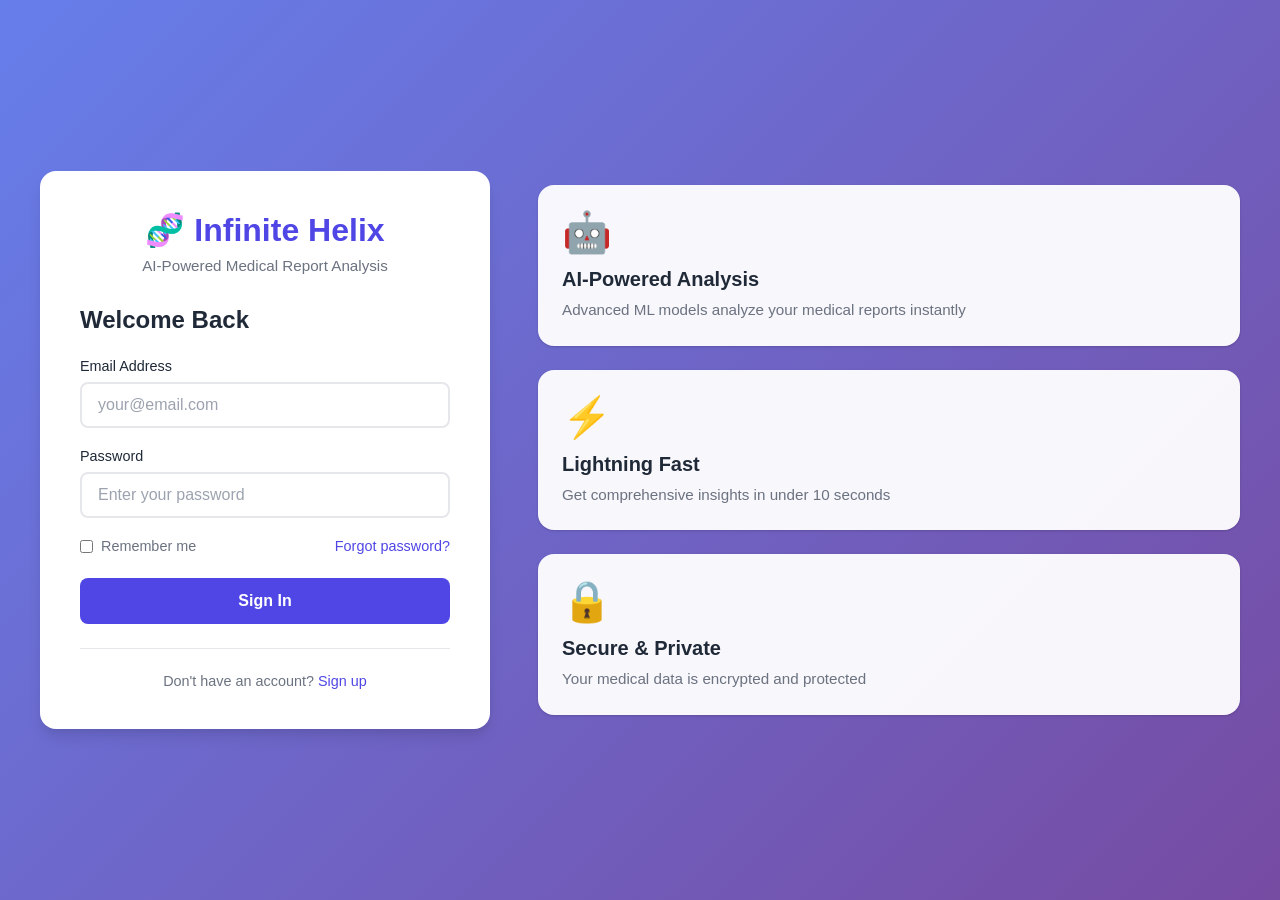
<file: frontend/index.html>
<!DOCTYPE html>
<html lang="en">
<head>
    <meta charset="UTF-8">
    <meta name="viewport" content="width=device-width, initial-scale=1.0">
    <meta name="description" content="Infinite Helix - Intelligent Medical Report Analysis Platform">
    <title>Infinite Helix - Medical Report Analysis</title>
    <link rel="stylesheet" href="css/styles.css">
    <link rel="stylesheet" href="css/translator.css">
    <link rel="stylesheet" href="css/voicebot.css">
</head>
<body>
    <!-- Header -->
    <header class="header">
        <div class="container">
            <div class="header-content">
                <h1 class="logo">
                    <span class="logo-icon">🧬</span>
                    Infinite Helix
                </h1>
                <nav class="nav">
                    <a href="#home" class="nav-link active" data-section="home">Home</a>
                    <a href="#upload" class="nav-link" data-section="upload">Upload</a>
                    <a href="#results" class="nav-link" data-section="results">Results</a>
                    <a href="#history" class="nav-link" data-section="history">History</a>
                    <a href="#about" class="nav-link" data-section="about">About</a>
                </nav>
            </div>
        </div>
    </header>

    <!-- Main Content -->
    <main class="main">
        <!-- Hero Section -->
        <section id="home" class="section section-hero active">
            <div class="container">
                <div class="hero-content">
                    <h2 class="hero-title">Intelligent Medical Report Analysis</h2>
                    <p class="hero-subtitle">Upload your medical reports and get instant AI-powered insights with personalized health recommendations</p>
                    <p style="text-align: center; color: #667eea; font-weight: 600; margin-bottom: 30px; font-size: 0.95rem;">
                        🚀 Powered by Enterprise-Grade ML: BioBERT • Custom NER • Anomaly Detection (95.9% accuracy) • GPU Training
                    </p>
                    <div class="hero-features">
                        <div class="feature-card">
                            <div class="feature-icon">📄</div>
                            <h3>OCR Extraction</h3>
                            <p>Extract text from PDFs and images with high accuracy</p>
                        </div>
                        <div class="feature-card">
                            <div class="feature-icon">🧠</div>
                            <h3>AI Analysis</h3>
                            <p>Advanced NLP to understand medical terminology</p>
                        </div>
                        <div class="feature-card">
                            <div class="feature-icon">💡</div>
                            <h3>Health Insights</h3>
                            <p>Personalized recommendations based on your reports</p>
                        </div>
                        <div class="feature-card">
                            <div class="feature-icon">🔒</div>
                            <h3>Secure & Private</h3>
                            <p>Your data is encrypted and never shared</p>
                        </div>
                    </div>
                    <button class="btn btn-primary btn-lg" onclick="showSection('upload')">Get Started</button>
                </div>
            </div>
        </section>

        <!-- Upload Section -->
        <section id="upload" class="section">
            <div class="container">
                <div class="section-header">
                    <h2 class="section-title">Upload Medical Report</h2>
                    <p class="section-subtitle">Upload your medical reports in PDF or image format (max 10MB)</p>
                </div>
                
                <div class="upload-area">
                    <div id="dropZone" class="drop-zone">
                        <div class="drop-zone-content">
                            <div class="drop-zone-icon">📁</div>
                            <p class="drop-zone-text">Drag and drop your file here or</p>
                            <button type="button" id="chooseFileBtn" class="btn btn-secondary">Choose File</button>
                            <input type="file" id="fileInput" accept=".pdf,.png,.jpg,.jpeg,.txt" style="position: absolute; left: -9999px; width: 1px; height: 1px;">
                            <p class="drop-zone-hint">Supported formats: PDF, PNG, JPG, TXT (max 10MB)</p>
                        </div>
                    </div>
                    
                    <div id="fileInfo" class="file-info" style="display: none;">
                        <div class="file-info-content">
                            <div class="file-icon">📄</div>
                            <div class="file-details">
                                <p class="file-name" id="fileName"></p>
                                <p class="file-size" id="fileSize"></p>
                            </div>
                            <button class="btn-icon" id="removeFile" title="Remove file">
                                <span>×</span>
                            </button>
                        </div>
                    </div>
                    
                    <button id="uploadBtn" class="btn btn-primary btn-block" disabled>
                        <span id="uploadBtnText">Upload and Analyze</span>
                    </button>
                    
                    <div id="progressContainer" class="progress-container" style="display: none;">
                        <div class="progress-bar">
                            <div id="progressBar" class="progress-fill"></div>
                        </div>
                        <p id="progressText" class="progress-text">Processing...</p>
                    </div>
                </div>
            </div>
        </section>

        <!-- Results Section -->
        <section id="results" class="section">
            <div class="container">
                <div class="section-header results-header">
                    <div>
                        <h2 class="section-title">Analysis Results</h2>
                        <p class="section-subtitle">View your medical report analysis and health insights</p>
                        <p style="font-size: 0.85rem; color: #666; margin-top: 8px;">
                            ℹ️ Advanced features (BioBERT, Medication NER, Anomaly Detection, Longitudinal Analysis) are available via API endpoints
                        </p>
                    </div>
                    <div id="languageSelector" class="language-selector"></div>
                </div>
                
                <div id="resultsContainer" class="results-container">
                    <div class="empty-state">
                        <div class="empty-state-icon">📊</div>
                        <p class="empty-state-text">No analysis results yet. Upload a report to get started.</p>
                        <button class="btn btn-secondary" onclick="showSection('upload')">Upload Report</button>
                    </div>
                </div>
            </div>
        </section>

        <!-- History Section -->
        <section id="history" class="section">
            <div class="container">
                <div class="section-header">
                    <h2 class="section-title">Analysis History</h2>
                    <p class="section-subtitle">View your previous medical report analyses</p>
                </div>
                
                <div id="historyContainer" class="history-container">
                    <div class="empty-state">
                        <div class="empty-state-icon">📋</div>
                        <p class="empty-state-text">No history available yet.</p>
                    </div>
                </div>
                
                <div id="historyPagination" class="pagination" style="display: none;"></div>
            </div>
        </section>

        <!-- About Section -->
        <section id="about" class="section">
            <div class="container">
                <div class="section-header">
                    <h2 class="section-title">About Infinite Helix</h2>
                    <p class="section-subtitle">Empowering individuals with AI-driven health insights</p>
                </div>
                
                <div class="about-content">
                    <div class="about-card">
                        <h3>Our Mission</h3>
                        <p>Infinite Helix aims to democratize healthcare by making medical report analysis accessible to everyone. We use advanced AI technologies to help you understand your health better.</p>
                    </div>
                    
                    <div class="about-card">
                        <h3>Technology Stack</h3>
                        <ul class="tech-list">
                            <li><strong>Backend:</strong> Python FastAPI</li>
                            <li><strong>OCR:</strong> Tesseract OCR</li>
                            <li><strong>NLP:</strong> spaCy with medical models</li>
                            <li><strong>Database:</strong> PostgreSQL (Neon)</li>
                            <li><strong>Frontend:</strong> Modern HTML5, CSS3, JavaScript</li>
                        </ul>
                    </div>
                    
                    <div class="about-card">
                        <h3>🚀 Advanced ML Features (Backend)</h3>
                        <p style="margin-bottom: 15px;">Our system includes enterprise-grade AI capabilities:</p>
                        <ul class="tech-list">
                            <li><strong>BioBERT Entity Extraction:</strong> Fine-tuned medical entity recognition</li>
                            <li><strong>Medication NER:</strong> Custom named entity recognition for drugs</li>
                            <li><strong>Anomaly Detection:</strong> Ensemble ML model (95.9% accuracy) trained on 100K+ medical samples</li>
                            <li><strong>Longitudinal Analysis:</strong> Health trend tracking over time</li>
                            <li><strong>GPU Training:</strong> NVIDIA CUDA-accelerated model training</li>
                            <li><strong>Real Datasets:</strong> 8 verified medical datasets from Hugging Face</li>
                        </ul>
                        <p style="margin-top: 15px; font-style: italic; color: #666;">
                            ✨ These advanced features are implemented in the backend API and available through separate interfaces.
                        </p>
                    </div>
                    
                    <div class="about-card">
                        <h3>Privacy & Security</h3>
                        <p>Your privacy is our top priority. All data is encrypted in transit and at rest. We never share your medical information with third parties.</p>
                    </div>
                    
                    <div class="about-card">
                        <h3>Disclaimer</h3>
                        <p class="disclaimer">This tool is for informational purposes only and should not replace professional medical advice. Always consult with qualified healthcare providers for medical decisions.</p>
                    </div>
                </div>
            </div>
        </section>
    </main>

    <!-- Toast Notification -->
    <div id="toast" class="toast">
        <span id="toastMessage"></span>
    </div>

    <!-- Voice Chat FAB -->
    <div class="voice-chat-fab" onclick="voiceChatbot.openChat()" title="Voice Medical Assistant">
        🎤
    </div>

    <!-- Footer -->
    <footer class="footer">
        <div class="container">
            <p>&copy; 2024 Infinite Helix. Built with ❤️ for better health insights.</p>
        </div>
    </footer>

    <!-- Scripts -->
    <script src="js/app.js?v=1728433500"></script>
    <script src="js/upload.js?v=1728433500"></script>
    <script src="js/results.js?v=1728433500"></script>
    <script src="js/translator.js?v=1728433500"></script>
    <script src="js/voicebot.js?v=1728433500"></script>
</body>
</html>
</file>
<file: frontend/css/styles.css>
/* CSS Variables */
:root {
    --primary-color: #3b82f6;
    --primary-hover: #2563eb;
    --secondary-color: #6366f1;
    --success-color: #10b981;
    --warning-color: #f59e0b;
    --danger-color: #ef4444;
    --text-primary: #1f2937;
    --text-secondary: #6b7280;
    --bg-primary: #ffffff;
    --bg-secondary: #f3f4f6;
    --bg-tertiary: #e5e7eb;
    --border-color: #d1d5db;
    --shadow-sm: 0 1px 2px 0 rgba(0, 0, 0, 0.05);
    --shadow-md: 0 4px 6px -1px rgba(0, 0, 0, 0.1);
    --shadow-lg: 0 10px 15px -3px rgba(0, 0, 0, 0.1);
    --radius-sm: 0.375rem;
    --radius-md: 0.5rem;
    --radius-lg: 0.75rem;
    --transition: all 0.3s ease;
}

/* Reset and Base Styles */
* {
    margin: 0;
    padding: 0;
    box-sizing: border-box;
}

body {
    font-family: -apple-system, BlinkMacSystemFont, 'Segoe UI', Roboto, 'Helvetica Neue', Arial, sans-serif;
    line-height: 1.6;
    color: var(--text-primary);
    background-color: var(--bg-secondary);
}

/* Container */
.container {
    max-width: 1200px;
    margin: 0 auto;
    padding: 0 1rem;
}

/* Header */
.header {
    background: var(--bg-primary);
    box-shadow: var(--shadow-sm);
    position: sticky;
    top: 0;
    z-index: 100;
}

.header-content {
    display: flex;
    justify-content: space-between;
    align-items: center;
    padding: 1rem 0;
}

.logo {
    font-size: 1.5rem;
    font-weight: 700;
    color: var(--primary-color);
    display: flex;
    align-items: center;
    gap: 0.5rem;
}

.logo-icon {
    font-size: 2rem;
}

.nav {
    display: flex;
    gap: 2rem;
}

.nav-link {
    text-decoration: none;
    color: var(--text-secondary);
    font-weight: 500;
    transition: var(--transition);
    padding: 0.5rem 0;
    border-bottom: 2px solid transparent;
}

.nav-link:hover,
.nav-link.active {
    color: var(--primary-color);
    border-bottom-color: var(--primary-color);
}

/* User Info */
.user-info {
    display: flex;
    align-items: center;
    gap: 1rem;
    margin-left: auto;
    padding-left: 2rem;
}

.user-name {
    font-size: 0.875rem;
    font-weight: 500;
    color: var(--text-primary);
}

.btn-logout {
    padding: 0.5rem 1rem;
    background: var(--danger-color);
    color: white;
    border: none;
    border-radius: var(--radius-md);
    font-weight: 500;
    cursor: pointer;
    transition: var(--transition);
    font-size: 0.875rem;
}

.btn-logout:hover {
    background: #dc2626;
    transform: translateY(-1px);
    box-shadow: var(--shadow-md);
}

/* Main Content */
.main {
    min-height: calc(100vh - 180px);
}

.section {
    display: none;
    padding: 3rem 0;
    animation: fadeIn 0.5s ease;
}

.section.active {
    display: block;
}

@keyframes fadeIn {
    from {
        opacity: 0;
        transform: translateY(20px);
    }
    to {
        opacity: 1;
        transform: translateY(0);
    }
}

.section-header {
    text-align: center;
    margin-bottom: 3rem;
}

.results-header {
    display: flex;
    justify-content: space-between;
    align-items: center;
    text-align: left;
}

.results-header > div:first-child {
    flex: 1;
}

.section-title {
    font-size: 2.5rem;
    font-weight: 700;
    margin-bottom: 0.5rem;
    color: var(--text-primary);
}

.section-subtitle {
    font-size: 1.125rem;
    color: var(--text-secondary);
}

/* Hero Section */
.section-hero {
    background: linear-gradient(135deg, #667eea 0%, #764ba2 100%);
    color: white;
    padding: 4rem 0;
}

.hero-content {
    text-align: center;
}

.hero-title {
    font-size: 3rem;
    font-weight: 800;
    margin-bottom: 1rem;
}

.hero-subtitle {
    font-size: 1.25rem;
    margin-bottom: 3rem;
    opacity: 0.9;
}

.hero-features {
    display: grid;
    grid-template-columns: repeat(auto-fit, minmax(250px, 1fr));
    gap: 2rem;
    margin-bottom: 3rem;
}

.feature-card {
    background: rgba(255, 255, 255, 0.1);
    backdrop-filter: blur(10px);
    padding: 2rem;
    border-radius: var(--radius-lg);
    transition: var(--transition);
}

.feature-card:hover {
    background: rgba(255, 255, 255, 0.15);
    transform: translateY(-5px);
}

.feature-icon {
    font-size: 3rem;
    margin-bottom: 1rem;
}

.feature-card h3 {
    font-size: 1.25rem;
    margin-bottom: 0.5rem;
}

.feature-card p {
    opacity: 0.9;
}

/* Buttons */
.btn {
    display: inline-block;
    padding: 0.75rem 1.5rem;
    font-size: 1rem;
    font-weight: 600;
    text-align: center;
    text-decoration: none;
    border: none;
    border-radius: var(--radius-md);
    cursor: pointer;
    transition: var(--transition);
}

.btn:disabled {
    opacity: 0.5;
    cursor: not-allowed;
}

.btn-primary {
    background: var(--primary-color);
    color: white;
}

.btn-primary:hover:not(:disabled) {
    background: var(--primary-hover);
    transform: translateY(-2px);
    box-shadow: var(--shadow-md);
}

.btn-secondary {
    background: var(--bg-primary);
    color: var(--primary-color);
    border: 2px solid var(--primary-color);
}

.btn-secondary:hover:not(:disabled) {
    background: var(--primary-color);
    color: white;
}

.btn-lg {
    padding: 1rem 2rem;
    font-size: 1.125rem;
}

.btn-block {
    width: 100%;
    display: block;
}

.btn-icon {
    background: none;
    border: none;
    font-size: 1.5rem;
    cursor: pointer;
    color: var(--text-secondary);
    padding: 0.25rem;
    transition: var(--transition);
}

.btn-icon:hover {
    color: var(--danger-color);
}

/* Upload Section */
.upload-area {
    max-width: 600px;
    margin: 0 auto;
}

.drop-zone {
    border: 3px dashed var(--border-color);
    border-radius: var(--radius-lg);
    padding: 3rem 2rem;
    text-align: center;
    transition: var(--transition);
    background: var(--bg-primary);
}

.drop-zone.drag-over {
    border-color: var(--primary-color);
    background: rgba(59, 130, 246, 0.05);
}

.drop-zone-content {
    pointer-events: none;
}

.drop-zone-icon {
    font-size: 4rem;
    margin-bottom: 1rem;
}

.drop-zone-text {
    font-size: 1.125rem;
    color: var(--text-secondary);
    margin-bottom: 1rem;
}

.drop-zone-hint {
    font-size: 0.875rem;
    color: var(--text-secondary);
    margin-top: 1rem;
}

.file-info {
    background: var(--bg-primary);
    border-radius: var(--radius-md);
    padding: 1rem;
    margin-bottom: 1rem;
}

.file-info-content {
    display: flex;
    align-items: center;
    gap: 1rem;
}

.file-icon {
    font-size: 2rem;
}

.file-details {
    flex: 1;
}

.file-name {
    font-weight: 600;
    color: var(--text-primary);
}

.file-size {
    font-size: 0.875rem;
    color: var(--text-secondary);
}

.progress-container {
    margin-top: 1rem;
}

.progress-bar {
    width: 100%;
    height: 0.5rem;
    background: var(--bg-tertiary);
    border-radius: var(--radius-sm);
    overflow: hidden;
}

.progress-fill {
    height: 100%;
    background: linear-gradient(90deg, var(--primary-color), var(--secondary-color));
    transition: width 0.3s ease;
    width: 0%;
}

.progress-text {
    text-align: center;
    margin-top: 0.5rem;
    color: var(--text-secondary);
    font-size: 0.875rem;
}

/* Results Section */
.results-container {
    background: var(--bg-primary);
    border-radius: var(--radius-lg);
    padding: 2rem;
    box-shadow: var(--shadow-md);
}

.empty-state {
    text-align: center;
    padding: 4rem 2rem;
}

.empty-state-icon {
    font-size: 4rem;
    margin-bottom: 1rem;
    opacity: 0.5;
}

.empty-state-text {
    font-size: 1.125rem;
    color: var(--text-secondary);
    margin-bottom: 1.5rem;
}

.results-summary {
    margin-bottom: 2rem;
    padding-bottom: 2rem;
    border-bottom: 2px solid var(--border-color);
}

.summary-header {
    display: flex;
    justify-content: space-between;
    align-items: center;
    margin-bottom: 1rem;
}

.summary-title {
    font-size: 1.5rem;
    font-weight: 700;
}

.results-actions {
    display: flex;
    gap: 0.5rem;
}

.summary-info {
    display: grid;
    grid-template-columns: repeat(auto-fit, minmax(200px, 1fr));
    gap: 1rem;
    margin-top: 1rem;
}

.info-item {
    padding: 1rem;
    background: var(--bg-secondary);
    border-radius: var(--radius-md);
}

.info-label {
    font-size: 0.875rem;
    color: var(--text-secondary);
    margin-bottom: 0.25rem;
}

.info-value {
    font-size: 1.125rem;
    font-weight: 600;
    color: var(--text-primary);
}

.metrics-grid {
    display: grid;
    grid-template-columns: repeat(auto-fill, minmax(300px, 1fr));
    gap: 1.5rem;
    margin-bottom: 2rem;
}

.metric-card {
    background: var(--bg-primary);
    border: 2px solid var(--border-color);
    border-radius: var(--radius-md);
    padding: 1.5rem;
    transition: var(--transition);
}

.metric-card:hover {
    box-shadow: var(--shadow-md);
    transform: translateY(-2px);
}

.metric-header {
    display: flex;
    justify-content: space-between;
    align-items: start;
    margin-bottom: 1rem;
}

.metric-name {
    font-weight: 600;
    font-size: 1.125rem;
    color: var(--text-primary);
}

.status-badge {
    padding: 0.25rem 0.75rem;
    border-radius: var(--radius-sm);
    font-size: 0.75rem;
    font-weight: 600;
    text-transform: uppercase;
}

.status-badge.good {
    background: rgba(16, 185, 129, 0.1);
    color: var(--success-color);
}

.status-badge.attention {
    background: rgba(245, 158, 11, 0.1);
    color: var(--warning-color);
}

.status-badge.critical {
    background: rgba(239, 68, 68, 0.1);
    color: var(--danger-color);
}

.metric-value-display {
    font-size: 2rem;
    font-weight: 700;
    color: var(--text-primary);
    margin-bottom: 0.5rem;
}

.metric-reference {
    font-size: 0.875rem;
    color: var(--text-secondary);
}

.insights-list {
    display: flex;
    flex-direction: column;
    gap: 1rem;
}

.insight-card {
    background: var(--bg-secondary);
    border-left: 4px solid var(--primary-color);
    border-radius: var(--radius-md);
    padding: 1.5rem;
}

.insight-card.warning {
    border-left-color: var(--warning-color);
}

.insight-card.critical {
    border-left-color: var(--danger-color);
}

.insight-header {
    display: flex;
    justify-content: space-between;
    align-items: start;
    margin-bottom: 0.5rem;
}

.insight-title {
    font-weight: 600;
    font-size: 1.125rem;
}

.insight-type {
    font-size: 0.75rem;
    color: var(--text-secondary);
    text-transform: uppercase;
    font-weight: 600;
}

.insight-description {
    color: var(--text-secondary);
    line-height: 1.6;
}

/* History Section */
.history-container {
    background: var(--bg-primary);
    border-radius: var(--radius-lg);
    padding: 2rem;
    box-shadow: var(--shadow-md);
}

.history-list {
    display: flex;
    flex-direction: column;
    gap: 1rem;
}

.history-item {
    border: 2px solid var(--border-color);
    border-radius: var(--radius-md);
    padding: 1.5rem;
    transition: var(--transition);
    cursor: pointer;
}

.history-item:hover {
    border-color: var(--primary-color);
    box-shadow: var(--shadow-sm);
}

.history-item-header {
    display: flex;
    justify-content: space-between;
    align-items: start;
    margin-bottom: 0.5rem;
}

.history-item-title {
    font-weight: 600;
    font-size: 1.125rem;
}

.history-item-date {
    font-size: 0.875rem;
    color: var(--text-secondary);
}

.history-item-details {
    font-size: 0.875rem;
    color: var(--text-secondary);
}

.pagination {
    display: flex;
    justify-content: center;
    gap: 0.5rem;
    margin-top: 2rem;
}

.pagination-btn {
    padding: 0.5rem 1rem;
    border: 2px solid var(--border-color);
    background: var(--bg-primary);
    border-radius: var(--radius-sm);
    cursor: pointer;
    transition: var(--transition);
}

.pagination-btn:hover:not(:disabled) {
    border-color: var(--primary-color);
    color: var(--primary-color);
}

.pagination-btn.active {
    background: var(--primary-color);
    color: white;
    border-color: var(--primary-color);
}

/* About Section */
.about-content {
    display: grid;
    grid-template-columns: repeat(auto-fit, minmax(300px, 1fr));
    gap: 2rem;
}

.about-card {
    background: var(--bg-primary);
    border-radius: var(--radius-lg);
    padding: 2rem;
    box-shadow: var(--shadow-md);
}

.about-card h3 {
    font-size: 1.5rem;
    margin-bottom: 1rem;
    color: var(--primary-color);
}

.about-card p {
    color: var(--text-secondary);
    line-height: 1.8;
}

.tech-list {
    list-style: none;
}

.tech-list li {
    padding: 0.5rem 0;
    color: var(--text-secondary);
}

.tech-list strong {
    color: var(--text-primary);
}

.disclaimer {
    font-size: 0.875rem;
    font-style: italic;
    padding: 1rem;
    background: rgba(245, 158, 11, 0.1);
    border-left: 4px solid var(--warning-color);
    border-radius: var(--radius-sm);
}

/* Toast Notification */
.toast {
    position: fixed;
    bottom: 2rem;
    right: 2rem;
    background: var(--text-primary);
    color: white;
    padding: 1rem 1.5rem;
    border-radius: var(--radius-md);
    box-shadow: var(--shadow-lg);
    transform: translateY(150%);
    transition: var(--transition);
    z-index: 1000;
}

.toast.show {
    transform: translateY(0);
}

/* Footer */
.footer {
    background: var(--bg-primary);
    padding: 2rem 0;
    text-align: center;
    color: var(--text-secondary);
    margin-top: 4rem;
    border-top: 1px solid var(--border-color);
}

/* Responsive Design */
@media (max-width: 768px) {
    .header-content {
        flex-direction: column;
        gap: 1rem;
    }

    .nav {
        gap: 1rem;
        flex-wrap: wrap;
        justify-content: center;
    }

    .hero-title {
        font-size: 2rem;
    }

    .hero-subtitle {
        font-size: 1rem;
    }

    .section-title {
        font-size: 2rem;
    }

    .metrics-grid {
        grid-template-columns: 1fr;
    }
}

/* Print Styles */
@media print {
    .header,
    .nav,
    .footer,
    .btn,
    .results-actions {
        display: none;
    }

    .section {
        display: block !important;
        page-break-inside: avoid;
    }

    .results-container {
        box-shadow: none;
        border: 1px solid var(--border-color);
    }
}

/* Accessibility */
.btn:focus,
.nav-link:focus,
input:focus {
    outline: 2px solid var(--primary-color);
    outline-offset: 2px;
}

/* Loading Spinner */
.spinner {
    border: 3px solid var(--bg-tertiary);
    border-top: 3px solid var(--primary-color);
    border-radius: 50%;
    width: 40px;
    height: 40px;
    animation: spin 1s linear infinite;
    margin: 2rem auto;
}

@keyframes spin {
    0% { transform: rotate(0deg); }
    100% { transform: rotate(360deg); }
}
</file>
<file: frontend/css/translator.css>
/* Translation Styles */
.language-selector {
    display: flex;
    align-items: center;
    gap: 1rem;
    margin: 1rem 0;
    padding: 1rem;
    background: var(--bg-secondary);
    border-radius: var(--radius-md);
}

.language-select {
    padding: 0.5rem 1rem;
    border: 2px solid var(--border-color);
    border-radius: var(--radius-md);
    font-size: 1rem;
    background: var(--bg-primary);
    cursor: pointer;
    min-width: 250px;
}

.language-select:focus {
    outline: none;
    border-color: var(--primary-color);
}

.language-badge {
    display: inline-block;
    padding: 0.5rem 1rem;
    background: var(--primary-color);
    color: white;
    border-radius: var(--radius-md);
    font-size: 0.875rem;
    font-weight: 600;
    margin-left: 1rem;
}

/* RTL Support */
.rtl {
    direction: rtl;
    text-align: right;
}

/* Translation Controls */
#languageSelector {
    display: flex;
    gap: 0.5rem;
    align-items: center;
}

#languageSelector .btn {
    padding: 0.5rem 1.5rem;
    font-size: 0.875rem;
}

#languageSelector .btn-primary {
    background: var(--primary-color);
    color: white;
}

#languageSelector .btn-secondary {
    background: var(--secondary-color);
    color: white;
}

/* Metric and Insight Cards with Translation Support */
.metric-card,
.insight-card {
    margin-bottom: 1rem;
    transition: var(--transition);
}

.metric-notes,
.insight-description {
    line-height: 1.6;
}

/* Responsive */
@media (max-width: 768px) {
    .language-selector {
        flex-direction: column;
        align-items: stretch;
    }
    
    .language-select {
        width: 100%;
    }
}
</file>
<file: frontend/css/voicebot.css>
/* Voice Chatbot Styles */
.voice-chat-container {
    position: fixed;
    bottom: 20px;
    right: 20px;
    width: 400px;
    max-width: 90vw;
    height: 600px;
    max-height: 80vh;
    background: var(--bg-primary);
    border-radius: var(--radius-lg);
    box-shadow: 0 10px 40px rgba(0, 0, 0, 0.2);
    display: flex;
    flex-direction: column;
    z-index: 1000;
    overflow: hidden;
}

.chat-header {
    background: linear-gradient(135deg, var(--primary-color), var(--secondary-color));
    color: white;
    padding: 1rem;
    display: flex;
    justify-content: space-between;
    align-items: center;
}

.chat-header h3 {
    margin: 0;
    font-size: 1.125rem;
}

.btn-close {
    background: none;
    border: none;
    color: white;
    font-size: 1.5rem;
    cursor: pointer;
    padding: 0;
    width: 30px;
    height: 30px;
    display: flex;
    align-items: center;
    justify-content: center;
    border-radius: 50%;
    transition: var(--transition);
}

.btn-close:hover {
    background: rgba(255, 255, 255, 0.2);
}

.chat-messages {
    flex: 1;
    overflow-y: auto;
    padding: 1rem;
    background: var(--bg-secondary);
}

.chat-message {
    margin-bottom: 1rem;
    display: flex;
    animation: slideIn 0.3s ease;
}

@keyframes slideIn {
    from {
        opacity: 0;
        transform: translateY(10px);
    }
    to {
        opacity: 1;
        transform: translateY(0);
    }
}

.chat-message.user {
    justify-content: flex-end;
}

.chat-message.assistant {
    justify-content: flex-start;
}

.message-content {
    max-width: 80%;
    padding: 0.75rem 1rem;
    border-radius: var(--radius-md);
    position: relative;
}

.chat-message.user .message-content {
    background: var(--primary-color);
    color: white;
    border-bottom-right-radius: 0;
}

.chat-message.assistant .message-content {
    background: var(--bg-primary);
    color: var(--text-primary);
    border-bottom-left-radius: 0;
    box-shadow: var(--shadow-sm);
}

.message-text {
    font-size: 0.9375rem;
    line-height: 1.5;
    word-wrap: break-word;
}

.message-time {
    font-size: 0.75rem;
    opacity: 0.7;
    margin-top: 0.25rem;
    text-align: right;
}

.chat-suggestions {
    padding: 0.5rem 1rem;
    background: var(--bg-primary);
    border-top: 1px solid var(--border-color);
}

.suggestions-title {
    font-size: 0.875rem;
    color: var(--text-secondary);
    margin-bottom: 0.5rem;
    font-weight: 500;
}

.suggestion-btn {
    display: block;
    width: 100%;
    text-align: left;
    padding: 0.5rem 0.75rem;
    margin-bottom: 0.5rem;
    background: var(--bg-secondary);
    border: 1px solid var(--border-color);
    border-radius: var(--radius-md);
    font-size: 0.875rem;
    cursor: pointer;
    transition: var(--transition);
}

.suggestion-btn:hover {
    background: var(--primary-color);
    color: white;
    border-color: var(--primary-color);
    transform: translateX(5px);
}

.chat-controls {
    display: flex;
    gap: 0.5rem;
    padding: 1rem;
    background: var(--bg-primary);
    border-top: 1px solid var(--border-color);
}

.btn-voice {
    padding: 0.75rem 1rem;
    background: var(--primary-color);
    color: white;
    border: none;
    border-radius: var(--radius-md);
    font-weight: 600;
    cursor: pointer;
    transition: var(--transition);
    white-space: nowrap;
}

.btn-voice:hover {
    background: var(--primary-hover);
    transform: translateY(-2px);
}

.btn-voice.listening {
    background: var(--danger-color);
    animation: pulse 1.5s ease infinite;
}

@keyframes pulse {
    0%, 100% {
        transform: scale(1);
        opacity: 1;
    }
    50% {
        transform: scale(1.05);
        opacity: 0.9;
    }
}

#chatInput {
    flex: 1;
    padding: 0.75rem;
    border: 2px solid var(--border-color);
    border-radius: var(--radius-md);
    font-size: 0.9375rem;
    transition: var(--transition);
}

#chatInput:focus {
    outline: none;
    border-color: var(--primary-color);
}

.btn-send {
    padding: 0.75rem 1.5rem;
    background: var(--secondary-color);
    color: white;
    border: none;
    border-radius: var(--radius-md);
    font-weight: 600;
    cursor: pointer;
    transition: var(--transition);
}

.btn-send:hover {
    background: var(--primary-color);
    transform: translateY(-2px);
}

/* Voice Chat Button (floating) */
.voice-chat-fab {
    position: fixed;
    bottom: 20px;
    right: 20px;
    width: 60px;
    height: 60px;
    background: linear-gradient(135deg, var(--primary-color), var(--secondary-color));
    border-radius: 50%;
    display: flex;
    align-items: center;
    justify-content: center;
    font-size: 1.5rem;
    color: white;
    cursor: pointer;
    box-shadow: 0 4px 12px rgba(0, 0, 0, 0.3);
    transition: var(--transition);
    z-index: 999;
}

.voice-chat-fab:hover {
    transform: scale(1.1);
    box-shadow: 0 6px 16px rgba(0, 0, 0, 0.4);
}

/* Responsive */
@media (max-width: 768px) {
    .voice-chat-container {
        width: 100vw;
        height: 100vh;
        max-height: 100vh;
        bottom: 0;
        right: 0;
        border-radius: 0;
    }
    
    .chat-controls {
        flex-wrap: wrap;
    }
    
    #chatInput {
        order: 3;
        width: 100%;
        margin-top: 0.5rem;
    }
}
</file>
<file: frontend/css/auth.css>
/* Authentication Page Styles */

:root {
    --primary-color: #4F46E5;
    --primary-hover: #4338CA;
    --success-color: #10B981;
    --error-color: #EF4444;
    --warning-color: #F59E0B;
    --text-primary: #1F2937;
    --text-secondary: #6B7280;
    --bg-primary: #FFFFFF;
    --bg-secondary: #F9FAFB;
    --border-color: #E5E7EB;
    --shadow: 0 1px 3px 0 rgba(0, 0, 0, 0.1), 0 1px 2px 0 rgba(0, 0, 0, 0.06);
    --shadow-lg: 0 10px 15px -3px rgba(0, 0, 0, 0.1), 0 4px 6px -2px rgba(0, 0, 0, 0.05);
}

* {
    margin: 0;
    padding: 0;
    box-sizing: border-box;
}

body {
    font-family: 'Inter', -apple-system, BlinkMacSystemFont, 'Segoe UI', Roboto, sans-serif;
    background: linear-gradient(135deg, #667eea 0%, #764ba2 100%);
    min-height: 100vh;
    display: flex;
    align-items: center;
    justify-content: center;
    padding: 2rem;
    color: var(--text-primary);
}

.auth-container {
    display: flex;
    gap: 3rem;
    max-width: 1200px;
    width: 100%;
    align-items: center;
}

.auth-card {
    background: var(--bg-primary);
    border-radius: 1rem;
    padding: 2.5rem;
    box-shadow: var(--shadow-lg);
    width: 100%;
    max-width: 450px;
    position: relative;
}

.auth-header {
    text-align: center;
    margin-bottom: 2rem;
}

.auth-header h1 {
    font-size: 2rem;
    color: var(--primary-color);
    margin-bottom: 0.5rem;
    font-weight: 700;
}

.auth-header p {
    color: var(--text-secondary);
    font-size: 0.95rem;
}

.auth-form {
    animation: fadeIn 0.3s ease-in;
}

@keyframes fadeIn {
    from {
        opacity: 0;
        transform: translateY(10px);
    }
    to {
        opacity: 1;
        transform: translateY(0);
    }
}

.auth-form h2 {
    font-size: 1.5rem;
    margin-bottom: 1.5rem;
    color: var(--text-primary);
}

.form-group {
    margin-bottom: 1.25rem;
}

.form-group label {
    display: block;
    margin-bottom: 0.5rem;
    color: var(--text-primary);
    font-weight: 500;
    font-size: 0.9rem;
}

.form-group input {
    width: 100%;
    padding: 0.75rem 1rem;
    border: 2px solid var(--border-color);
    border-radius: 0.5rem;
    font-size: 1rem;
    transition: all 0.2s;
    font-family: inherit;
}

.form-group input:focus {
    outline: none;
    border-color: var(--primary-color);
    box-shadow: 0 0 0 3px rgba(79, 70, 229, 0.1);
}

.form-group input::placeholder {
    color: #9CA3AF;
}

.password-hint {
    display: block;
    margin-top: 0.5rem;
    color: var(--text-secondary);
    font-size: 0.85rem;
}

.form-options {
    display: flex;
    justify-content: space-between;
    align-items: center;
    margin-bottom: 1.5rem;
}

.checkbox-label {
    display: flex;
    align-items: center;
    cursor: pointer;
    font-size: 0.9rem;
    color: var(--text-secondary);
}

.checkbox-label input[type="checkbox"] {
    width: auto;
    margin-right: 0.5rem;
    cursor: pointer;
}

.checkbox-label span {
    user-select: none;
}

.forgot-link,
.form-footer a {
    color: var(--primary-color);
    text-decoration: none;
    font-size: 0.9rem;
    transition: color 0.2s;
}

.forgot-link:hover,
.form-footer a:hover {
    color: var(--primary-hover);
    text-decoration: underline;
}

.btn {
    width: 100%;
    padding: 0.875rem 1.5rem;
    border: none;
    border-radius: 0.5rem;
    font-size: 1rem;
    font-weight: 600;
    cursor: pointer;
    transition: all 0.2s;
    display: flex;
    align-items: center;
    justify-content: center;
    gap: 0.5rem;
    font-family: inherit;
}

.btn-primary {
    background: var(--primary-color);
    color: white;
}

.btn-primary:hover {
    background: var(--primary-hover);
    transform: translateY(-1px);
    box-shadow: 0 4px 12px rgba(79, 70, 229, 0.4);
}

.btn-primary:active {
    transform: translateY(0);
}

.btn-primary:disabled {
    background: #9CA3AF;
    cursor: not-allowed;
    transform: none;
}

.spinner {
    border: 2px solid rgba(255, 255, 255, 0.3);
    border-top-color: white;
    border-radius: 50%;
    width: 16px;
    height: 16px;
    animation: spin 0.6s linear infinite;
}

@keyframes spin {
    to { transform: rotate(360deg); }
}

.form-footer {
    text-align: center;
    margin-top: 1.5rem;
    padding-top: 1.5rem;
    border-top: 1px solid var(--border-color);
}

.form-footer p {
    color: var(--text-secondary);
    font-size: 0.9rem;
}

/* Toast Notification */
.toast {
    position: fixed;
    top: 2rem;
    right: 2rem;
    padding: 1rem 1.5rem;
    border-radius: 0.5rem;
    color: white;
    font-weight: 500;
    box-shadow: var(--shadow-lg);
    transform: translateX(400px);
    transition: transform 0.3s ease;
    z-index: 1000;
    max-width: 400px;
}

.toast.show {
    transform: translateX(0);
}

.toast.success {
    background: var(--success-color);
}

.toast.error {
    background: var(--error-color);
}

.toast.warning {
    background: var(--warning-color);
}

/* Features Section */
.auth-features {
    display: flex;
    flex-direction: column;
    gap: 1.5rem;
    flex: 1;
}

.feature-card {
    background: rgba(255, 255, 255, 0.95);
    padding: 1.5rem;
    border-radius: 1rem;
    box-shadow: var(--shadow);
    transition: transform 0.2s;
}

.feature-card:hover {
    transform: translateY(-2px);
    box-shadow: var(--shadow-lg);
}

.feature-icon {
    font-size: 2.5rem;
    margin-bottom: 0.75rem;
}

.feature-card h3 {
    font-size: 1.25rem;
    margin-bottom: 0.5rem;
    color: var(--text-primary);
}

.feature-card p {
    color: var(--text-secondary);
    font-size: 0.95rem;
    line-height: 1.5;
}

/* Responsive Design */
@media (max-width: 968px) {
    .auth-container {
        flex-direction: column;
    }

    .auth-features {
        flex-direction: row;
        width: 100%;
    }

    .feature-card {
        flex: 1;
    }
}

@media (max-width: 640px) {
    body {
        padding: 1rem;
    }

    .auth-card {
        padding: 1.5rem;
    }

    .auth-header h1 {
        font-size: 1.5rem;
    }

    .auth-features {
        flex-direction: column;
    }

    .toast {
        right: 1rem;
        left: 1rem;
        max-width: none;
    }
}

/* Input Validation States */
.form-group input.error {
    border-color: var(--error-color);
}

.form-group input.success {
    border-color: var(--success-color);
}

.error-message {
    color: var(--error-color);
    font-size: 0.85rem;
    margin-top: 0.5rem;
    display: block;
}

/* Loading State */
.auth-form.loading {
    pointer-events: none;
    opacity: 0.6;
}
</file>
